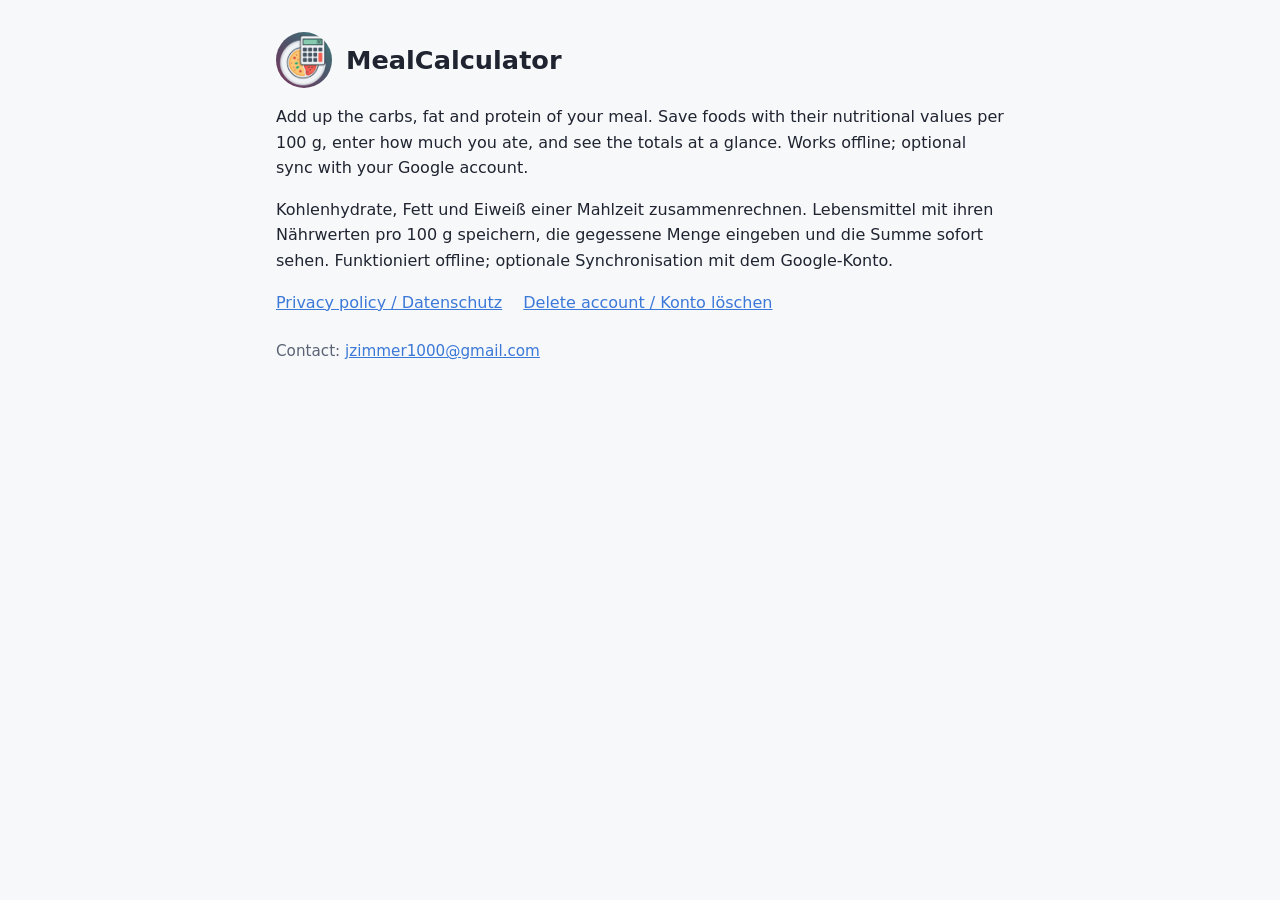
<file: hosting/public/index.html>
<!doctype html>
<html lang="en">
<head>
  <meta charset="utf-8">
  <meta name="viewport" content="width=device-width, initial-scale=1">
  <title>MealCalculator</title>
  <link rel="stylesheet" href="style.css">
</head>
<body>
<main>
  <header>
    <img src="icon.png" alt="">
    <h1>MealCalculator</h1>
  </header>
  <p>Add up the carbs, fat and protein of your meal. Save foods with their nutritional values per
    100 g, enter how much you ate, and see the totals at a glance. Works offline; optional sync with
    your Google account.</p>
  <p lang="de">Kohlenhydrate, Fett und Eiweiß einer Mahlzeit zusammenrechnen. Lebensmittel mit ihren
    Nährwerten pro 100 g speichern, die gegessene Menge eingeben und die Summe sofort sehen.
    Funktioniert offline; optionale Synchronisation mit dem Google-Konto.</p>
  <nav>
    <a href="privacy">Privacy policy / Datenschutz</a>
    <a href="delete-account">Delete account / Konto löschen</a>
  </nav>
  <p class="muted">Contact: <a href="mailto:jzimmer1000@gmail.com">jzimmer1000@gmail.com</a></p>
</main>
</body>
</html>
</file>
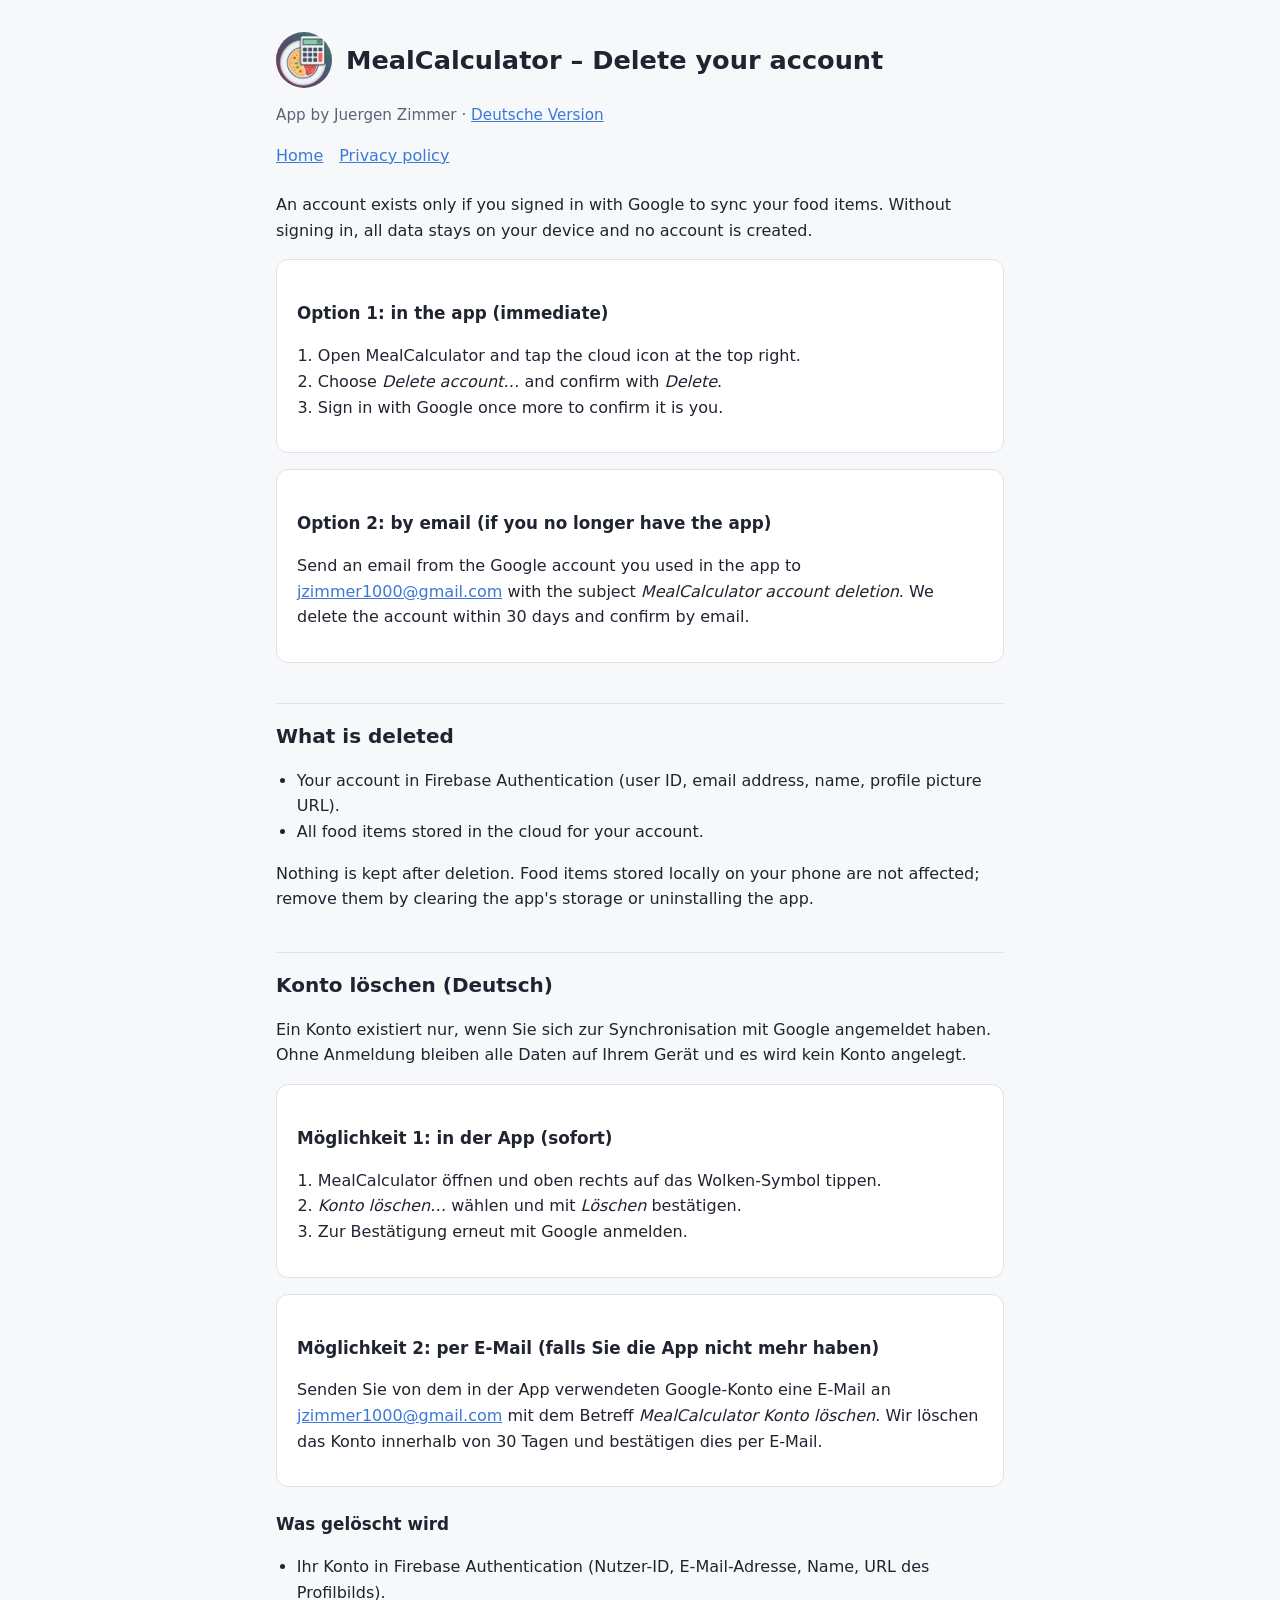
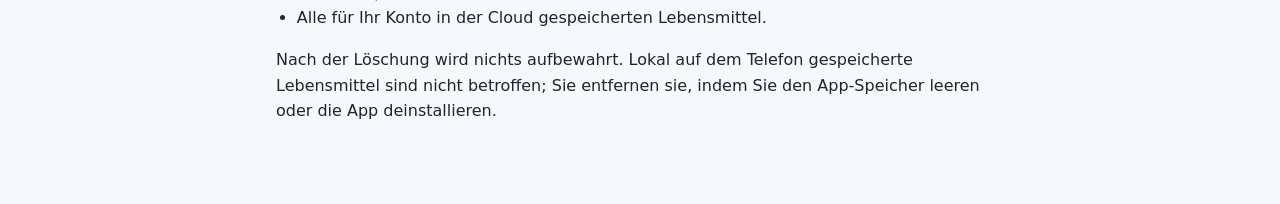
<file: hosting/public/delete-account.html>
<!doctype html>
<html lang="en">
<head>
  <meta charset="utf-8">
  <meta name="viewport" content="width=device-width, initial-scale=1">
  <title>MealCalculator – Delete Account</title>
  <link rel="stylesheet" href="style.css">
</head>
<body>
<main>
  <header>
    <img src="icon.png" alt="">
    <h1>MealCalculator – Delete your account</h1>
  </header>
  <p class="muted">App by Juergen Zimmer · <a href="#de">Deutsche Version</a></p>
  <nav><a href="/">Home</a><a href="privacy">Privacy policy</a></nav>

  <p>An account exists only if you signed in with Google to sync your food items. Without signing in,
    all data stays on your device and no account is created.</p>

  <div class="card">
    <h3>Option 1: in the app (immediate)</h3>
    <ol>
      <li>Open MealCalculator and tap the cloud icon at the top right.</li>
      <li>Choose <em>Delete account…</em> and confirm with <em>Delete</em>.</li>
      <li>Sign in with Google once more to confirm it is you.</li>
    </ol>
  </div>

  <div class="card">
    <h3>Option 2: by email (if you no longer have the app)</h3>
    <p>Send an email from the Google account you used in the app to
      <a href="mailto:jzimmer1000@gmail.com?subject=MealCalculator%20account%20deletion">jzimmer1000@gmail.com</a>
      with the subject <em>MealCalculator account deletion</em>. We delete the account within 30 days and
      confirm by email.</p>
  </div>

  <h2>What is deleted</h2>
  <ul>
    <li>Your account in Firebase Authentication (user ID, email address, name, profile picture URL).</li>
    <li>All food items stored in the cloud for your account.</li>
  </ul>
  <p>Nothing is kept after deletion. Food items stored locally on your phone are not affected; remove
    them by clearing the app's storage or uninstalling the app.</p>

  <h2 id="de">Konto löschen (Deutsch)</h2>
  <p>Ein Konto existiert nur, wenn Sie sich zur Synchronisation mit Google angemeldet haben. Ohne
    Anmeldung bleiben alle Daten auf Ihrem Gerät und es wird kein Konto angelegt.</p>

  <div class="card">
    <h3>Möglichkeit 1: in der App (sofort)</h3>
    <ol>
      <li>MealCalculator öffnen und oben rechts auf das Wolken-Symbol tippen.</li>
      <li><em>Konto löschen…</em> wählen und mit <em>Löschen</em> bestätigen.</li>
      <li>Zur Bestätigung erneut mit Google anmelden.</li>
    </ol>
  </div>

  <div class="card">
    <h3>Möglichkeit 2: per E-Mail (falls Sie die App nicht mehr haben)</h3>
    <p>Senden Sie von dem in der App verwendeten Google-Konto eine E-Mail an
      <a href="mailto:jzimmer1000@gmail.com?subject=MealCalculator%20Konto%20l%C3%B6schen">jzimmer1000@gmail.com</a>
      mit dem Betreff <em>MealCalculator Konto löschen</em>. Wir löschen das Konto innerhalb von 30 Tagen
      und bestätigen dies per E-Mail.</p>
  </div>

  <h3>Was gelöscht wird</h3>
  <ul>
    <li>Ihr Konto in Firebase Authentication (Nutzer-ID, E-Mail-Adresse, Name, URL des Profilbilds).</li>
    <li>Alle für Ihr Konto in der Cloud gespeicherten Lebensmittel.</li>
  </ul>
  <p>Nach der Löschung wird nichts aufbewahrt. Lokal auf dem Telefon gespeicherte Lebensmittel sind
    nicht betroffen; Sie entfernen sie, indem Sie den App-Speicher leeren oder die App deinstallieren.</p>
</main>
</body>
</html>
</file>
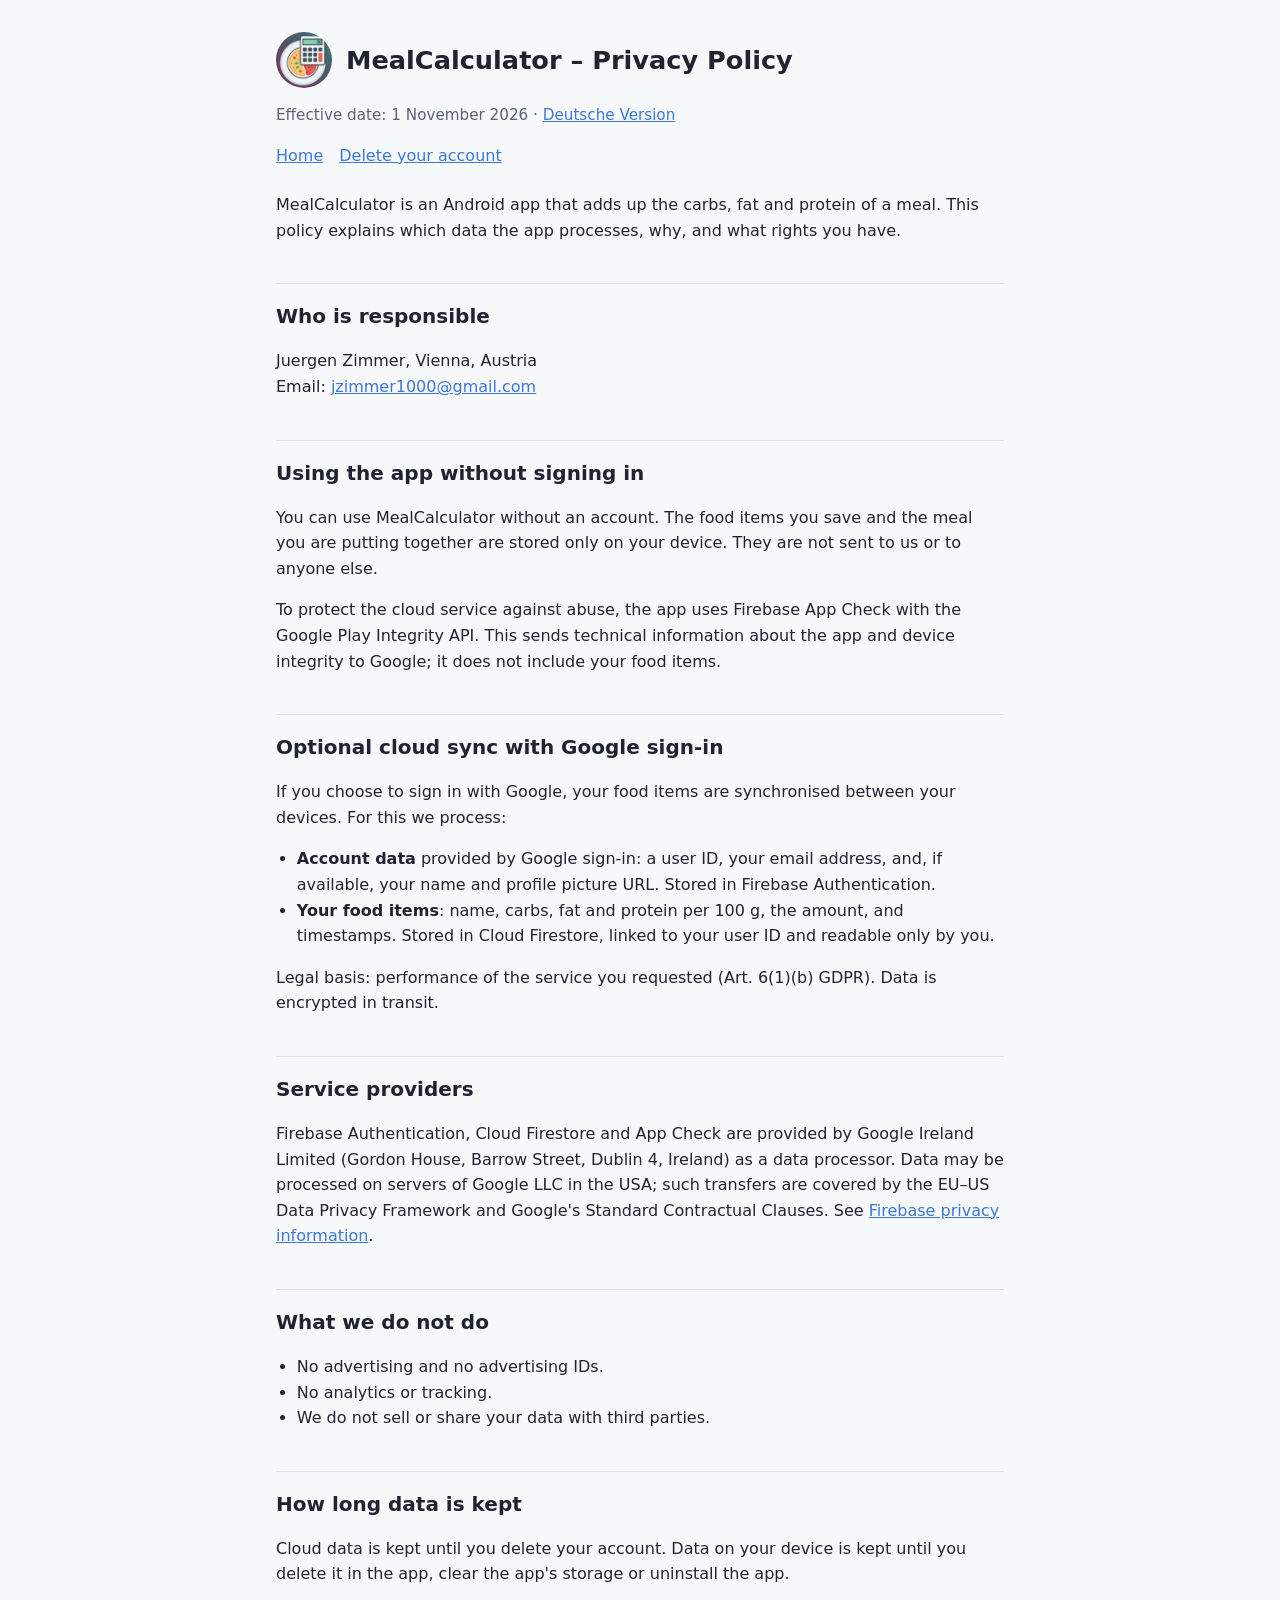
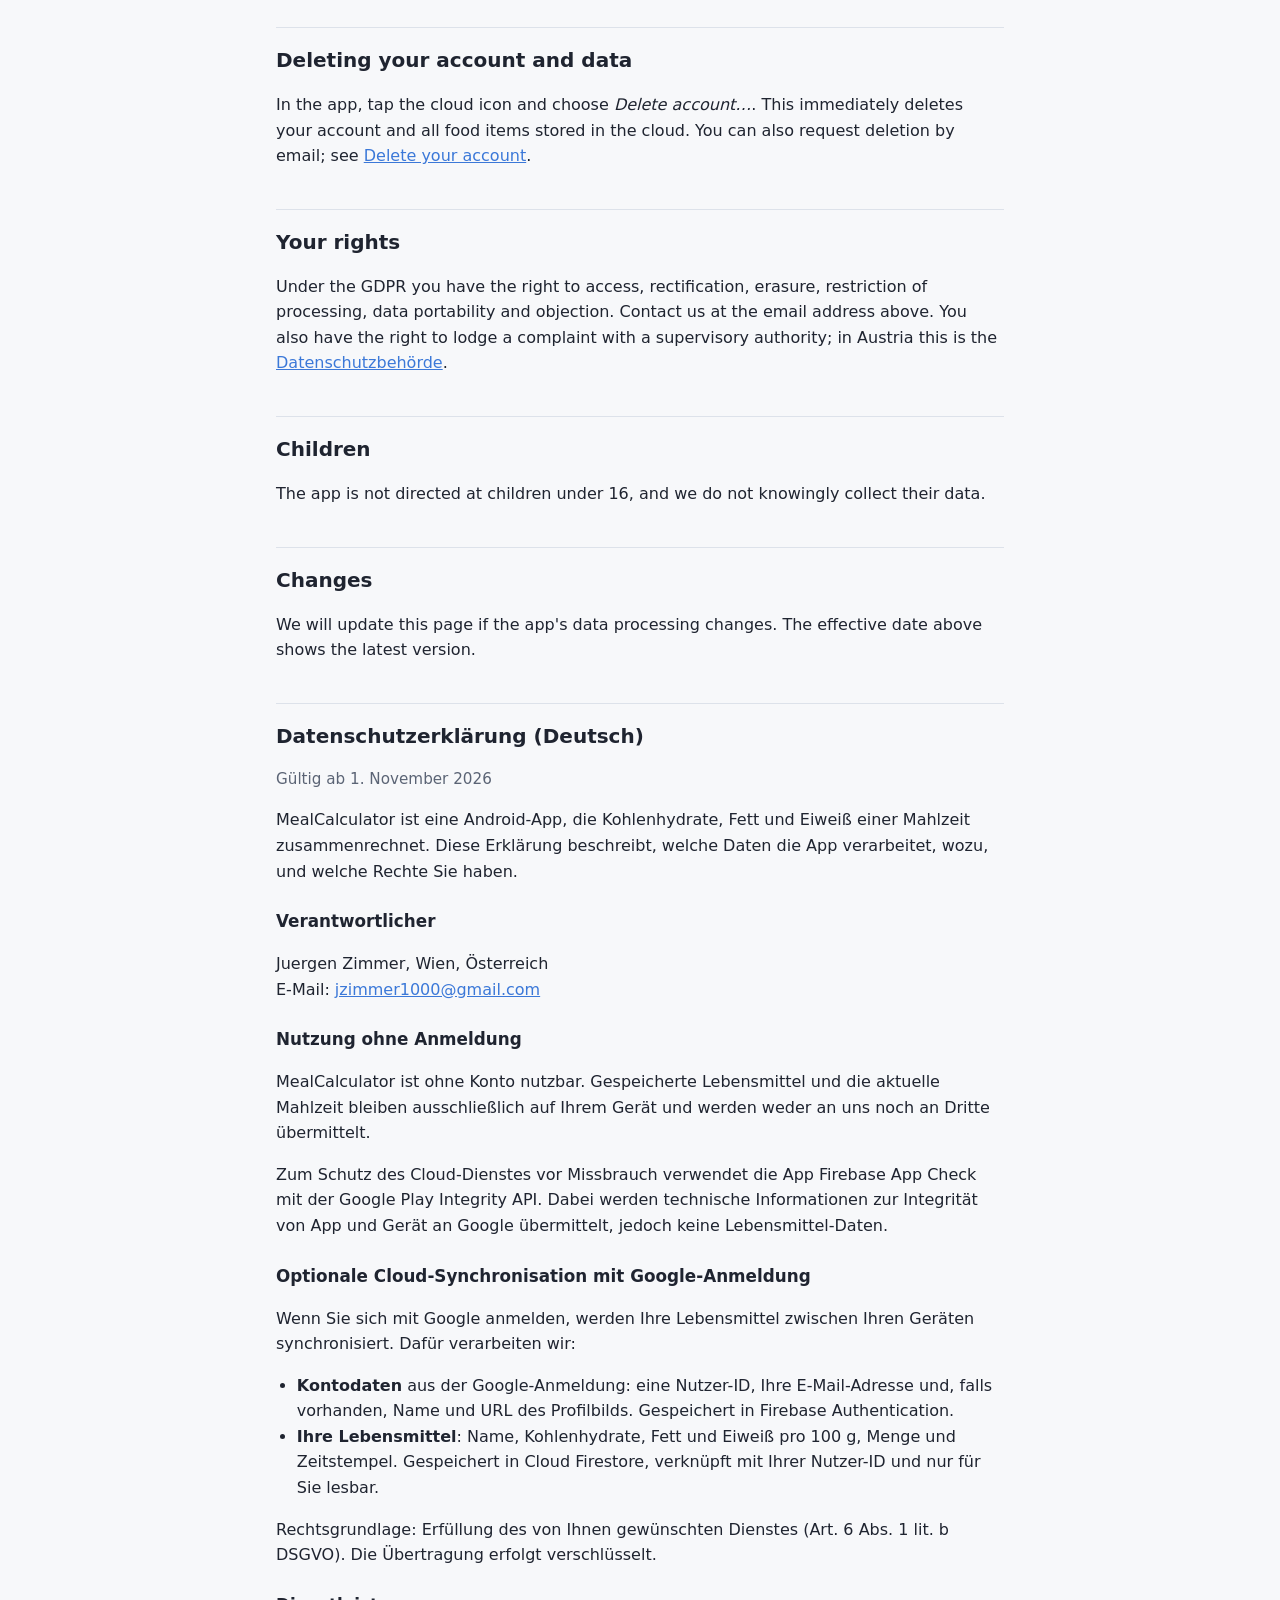
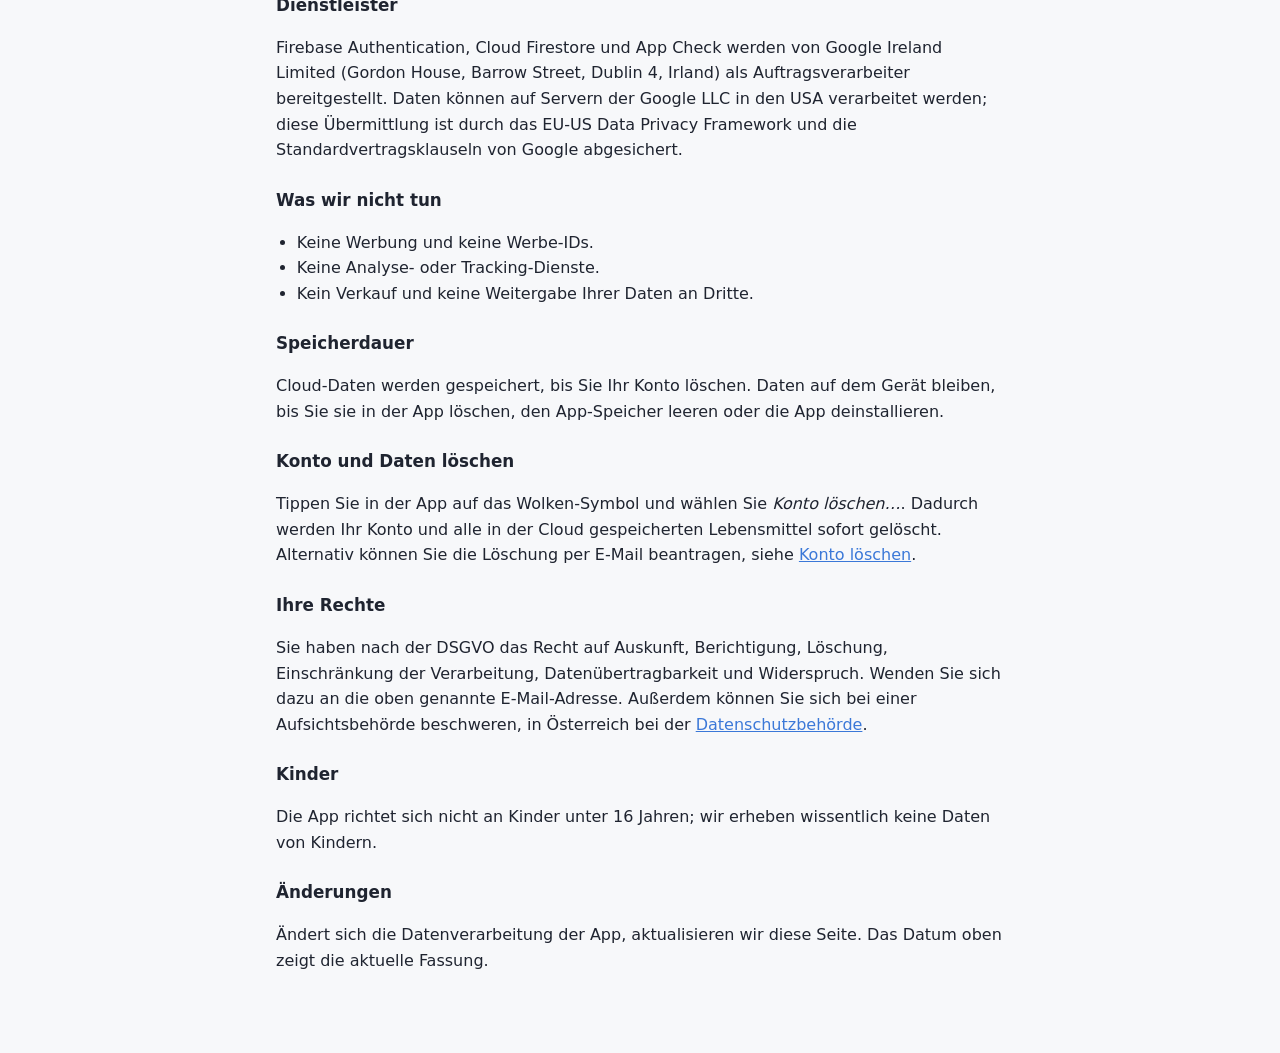
<file: hosting/public/privacy.html>
<!doctype html>
<html lang="en">
<head>
  <meta charset="utf-8">
  <meta name="viewport" content="width=device-width, initial-scale=1">
  <title>MealCalculator – Privacy Policy</title>
  <link rel="stylesheet" href="style.css">
</head>
<body>
<main>
  <header>
    <img src="icon.png" alt="">
    <h1>MealCalculator – Privacy Policy</h1>
  </header>
  <p class="muted">Effective date: 1 November 2026 · <a href="#de">Deutsche Version</a></p>
  <nav><a href="/">Home</a><a href="delete-account">Delete your account</a></nav>

  <p>MealCalculator is an Android app that adds up the carbs, fat and protein of a meal. This policy
    explains which data the app processes, why, and what rights you have.</p>

  <h2>Who is responsible</h2>
  <p>Juergen Zimmer, Vienna, Austria<br>
    Email: <a href="mailto:jzimmer1000@gmail.com">jzimmer1000@gmail.com</a></p>

  <h2>Using the app without signing in</h2>
  <p>You can use MealCalculator without an account. The food items you save and the meal you are
    putting together are stored only on your device. They are not sent to us or to anyone else.</p>
  <p>To protect the cloud service against abuse, the app uses Firebase App Check with the Google Play
    Integrity API. This sends technical information about the app and device integrity to Google; it
    does not include your food items.</p>

  <h2>Optional cloud sync with Google sign-in</h2>
  <p>If you choose to sign in with Google, your food items are synchronised between your devices. For
    this we process:</p>
  <ul>
    <li><strong>Account data</strong> provided by Google sign-in: a user ID, your email address, and,
      if available, your name and profile picture URL. Stored in Firebase Authentication.</li>
    <li><strong>Your food items</strong>: name, carbs, fat and protein per 100 g, the amount, and
      timestamps. Stored in Cloud Firestore, linked to your user ID and readable only by you.</li>
  </ul>
  <p>Legal basis: performance of the service you requested (Art. 6(1)(b) GDPR). Data is encrypted in
    transit.</p>

  <h2>Service providers</h2>
  <p>Firebase Authentication, Cloud Firestore and App Check are provided by Google Ireland Limited
    (Gordon House, Barrow Street, Dublin 4, Ireland) as a data processor. Data may be processed on
    servers of Google LLC in the USA; such transfers are covered by the EU–US Data Privacy Framework
    and Google's Standard Contractual Clauses. See
    <a href="https://firebase.google.com/support/privacy">Firebase privacy information</a>.</p>

  <h2>What we do not do</h2>
  <ul>
    <li>No advertising and no advertising IDs.</li>
    <li>No analytics or tracking.</li>
    <li>We do not sell or share your data with third parties.</li>
  </ul>

  <h2>How long data is kept</h2>
  <p>Cloud data is kept until you delete your account. Data on your device is kept until you delete
    it in the app, clear the app's storage or uninstall the app.</p>

  <h2>Deleting your account and data</h2>
  <p>In the app, tap the cloud icon and choose <em>Delete account…</em>. This immediately deletes your
    account and all food items stored in the cloud. You can also request deletion by email; see
    <a href="delete-account">Delete your account</a>.</p>

  <h2>Your rights</h2>
  <p>Under the GDPR you have the right to access, rectification, erasure, restriction of processing,
    data portability and objection. Contact us at the email address above. You also have the right to
    lodge a complaint with a supervisory authority; in Austria this is the
    <a href="https://www.dsb.gv.at/">Datenschutzbehörde</a>.</p>

  <h2>Children</h2>
  <p>The app is not directed at children under 16, and we do not knowingly collect their data.</p>

  <h2>Changes</h2>
  <p>We will update this page if the app's data processing changes. The effective date above shows
    the latest version.</p>

  <h2 id="de">Datenschutzerklärung (Deutsch)</h2>
  <p class="muted">Gültig ab 1. November 2026</p>
  <p>MealCalculator ist eine Android-App, die Kohlenhydrate, Fett und Eiweiß einer Mahlzeit
    zusammenrechnet. Diese Erklärung beschreibt, welche Daten die App verarbeitet, wozu, und welche
    Rechte Sie haben.</p>

  <h3>Verantwortlicher</h3>
  <p>Juergen Zimmer, Wien, Österreich<br>
    E-Mail: <a href="mailto:jzimmer1000@gmail.com">jzimmer1000@gmail.com</a></p>

  <h3>Nutzung ohne Anmeldung</h3>
  <p>MealCalculator ist ohne Konto nutzbar. Gespeicherte Lebensmittel und die aktuelle Mahlzeit
    bleiben ausschließlich auf Ihrem Gerät und werden weder an uns noch an Dritte übermittelt.</p>
  <p>Zum Schutz des Cloud-Dienstes vor Missbrauch verwendet die App Firebase App Check mit der
    Google Play Integrity API. Dabei werden technische Informationen zur Integrität von App und Gerät
    an Google übermittelt, jedoch keine Lebensmittel-Daten.</p>

  <h3>Optionale Cloud-Synchronisation mit Google-Anmeldung</h3>
  <p>Wenn Sie sich mit Google anmelden, werden Ihre Lebensmittel zwischen Ihren Geräten
    synchronisiert. Dafür verarbeiten wir:</p>
  <ul>
    <li><strong>Kontodaten</strong> aus der Google-Anmeldung: eine Nutzer-ID, Ihre E-Mail-Adresse und,
      falls vorhanden, Name und URL des Profilbilds. Gespeichert in Firebase Authentication.</li>
    <li><strong>Ihre Lebensmittel</strong>: Name, Kohlenhydrate, Fett und Eiweiß pro 100 g, Menge und
      Zeitstempel. Gespeichert in Cloud Firestore, verknüpft mit Ihrer Nutzer-ID und nur für Sie
      lesbar.</li>
  </ul>
  <p>Rechtsgrundlage: Erfüllung des von Ihnen gewünschten Dienstes (Art. 6 Abs. 1 lit. b DSGVO). Die
    Übertragung erfolgt verschlüsselt.</p>

  <h3>Dienstleister</h3>
  <p>Firebase Authentication, Cloud Firestore und App Check werden von Google Ireland Limited
    (Gordon House, Barrow Street, Dublin 4, Irland) als Auftragsverarbeiter bereitgestellt. Daten
    können auf Servern der Google LLC in den USA verarbeitet werden; diese Übermittlung ist durch das
    EU-US Data Privacy Framework und die Standardvertragsklauseln von Google abgesichert.</p>

  <h3>Was wir nicht tun</h3>
  <ul>
    <li>Keine Werbung und keine Werbe-IDs.</li>
    <li>Keine Analyse- oder Tracking-Dienste.</li>
    <li>Kein Verkauf und keine Weitergabe Ihrer Daten an Dritte.</li>
  </ul>

  <h3>Speicherdauer</h3>
  <p>Cloud-Daten werden gespeichert, bis Sie Ihr Konto löschen. Daten auf dem Gerät bleiben, bis Sie
    sie in der App löschen, den App-Speicher leeren oder die App deinstallieren.</p>

  <h3>Konto und Daten löschen</h3>
  <p>Tippen Sie in der App auf das Wolken-Symbol und wählen Sie <em>Konto löschen…</em>. Dadurch werden
    Ihr Konto und alle in der Cloud gespeicherten Lebensmittel sofort gelöscht. Alternativ können Sie
    die Löschung per E-Mail beantragen, siehe <a href="delete-account#de">Konto löschen</a>.</p>

  <h3>Ihre Rechte</h3>
  <p>Sie haben nach der DSGVO das Recht auf Auskunft, Berichtigung, Löschung, Einschränkung der
    Verarbeitung, Datenübertragbarkeit und Widerspruch. Wenden Sie sich dazu an die oben genannte
    E-Mail-Adresse. Außerdem können Sie sich bei einer Aufsichtsbehörde beschweren, in Österreich bei
    der <a href="https://www.dsb.gv.at/">Datenschutzbehörde</a>.</p>

  <h3>Kinder</h3>
  <p>Die App richtet sich nicht an Kinder unter 16 Jahren; wir erheben wissentlich keine Daten von
    Kindern.</p>

  <h3>Änderungen</h3>
  <p>Ändert sich die Datenverarbeitung der App, aktualisieren wir diese Seite. Das Datum oben zeigt
    die aktuelle Fassung.</p>
</main>
</body>
</html>
</file>
<file: hosting/public/style.css>
:root {
  --bg: #f7f8fa;
  --fg: #1f2430;
  --muted: #5b6475;
  --accent: #3b78d8;
  --card: #ffffff;
  --border: #dde2ea;
}
@media (prefers-color-scheme: dark) {
  :root {
    --bg: #14171d;
    --fg: #e6e9ef;
    --muted: #a3acbd;
    --accent: #8ab4f8;
    --card: #1c2028;
    --border: #2c323d;
  }
}
* { box-sizing: border-box; }
body {
  margin: 0;
  background: var(--bg);
  color: var(--fg);
  font: 16px/1.6 system-ui, -apple-system, "Segoe UI", Roboto, sans-serif;
}
main {
  max-width: 760px;
  margin: 0 auto;
  padding: 32px 16px 64px;
}
header { display: flex; align-items: center; gap: 14px; margin-bottom: 8px; }
header img { width: 56px; height: 56px; border-radius: 50%; }
h1 { font-size: 1.6rem; margin: 0; }
h2 { font-size: 1.25rem; margin: 40px 0 8px; padding-top: 16px; border-top: 1px solid var(--border); }
h3 { font-size: 1.05rem; margin: 24px 0 4px; }
p, li { color: var(--fg); }
.muted { color: var(--muted); font-size: 0.95rem; }
a { color: var(--accent); }
nav { margin: 8px 0 24px; }
nav a { margin-right: 16px; }
.card {
  background: var(--card);
  border: 1px solid var(--border);
  border-radius: 12px;
  padding: 16px 20px;
  margin: 16px 0;
}
ol, ul { padding-left: 1.3em; }
</file>
